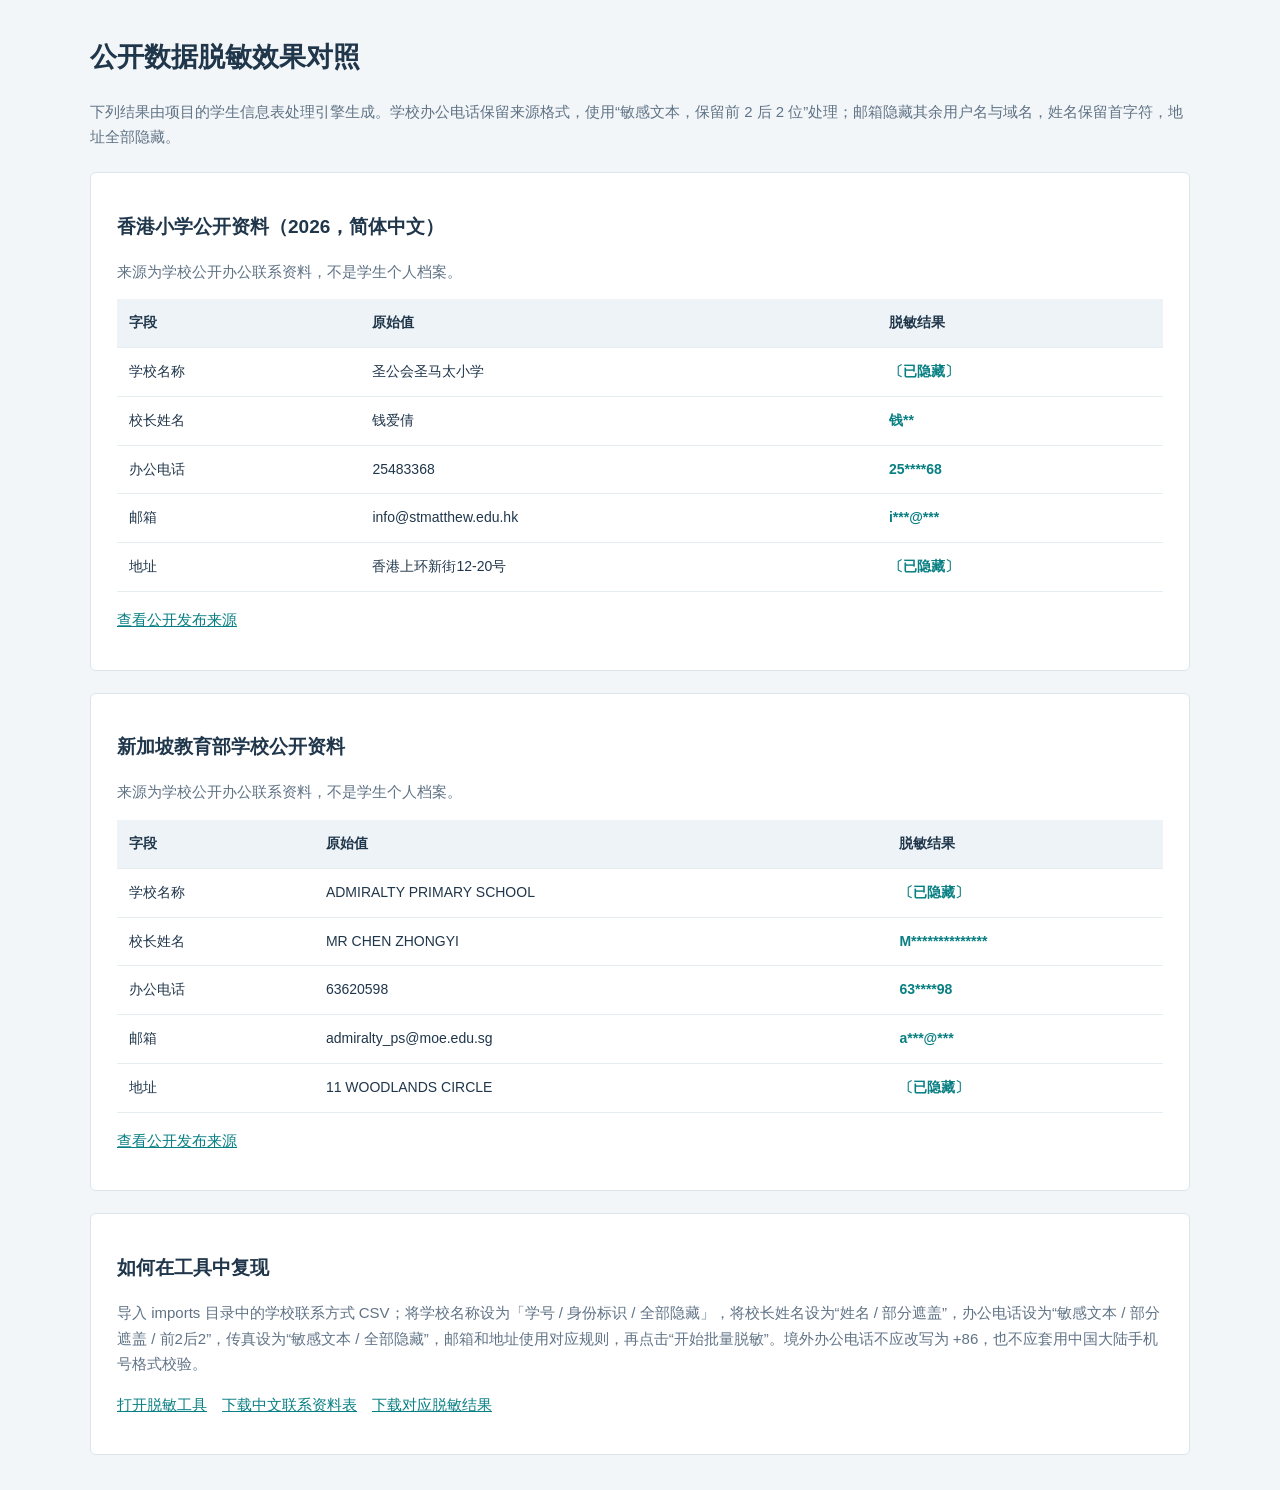
<file: public_data/脱敏效果对照.html>
<!DOCTYPE html><html lang="zh-CN"><meta charset="utf-8"><meta name="viewport" content="width=device-width,initial-scale=1"><title>公开数据脱敏效果对照</title><style>body{font:15px/1.7 "Microsoft YaHei",sans-serif;color:#20364b;background:#f3f6f8;max-width:1100px;margin:35px auto;padding:0 22px}h1{font-size:27px}h2{font-size:19px}p{color:#607386}section{background:white;border:1px solid #dce5eb;padding:22px 26px;margin:22px 0;border-radius:6px}table{border-collapse:collapse;width:100%;font-size:14px}td,th{text-align:left;border-bottom:1px solid #e6edf1;padding:12px;overflow-wrap:anywhere}th{background:#edf3f6}.masked{color:#087f83;font-weight:bold}a{color:#087f83}</style><h1>公开数据脱敏效果对照</h1><p>下列结果由项目的学生信息表处理引擎生成。学校办公电话保留来源格式，使用“敏感文本，保留前 2 后 2 位”处理；邮箱隐藏其余用户名与域名，姓名保留首字符，地址全部隐藏。</p><section><h2>香港小学公开资料（2026，简体中文）</h2><p>来源为学校公开办公联系资料，不是学生个人档案。</p><table><thead><tr><th>字段</th><th>原始值</th><th>脱敏结果</th></tr></thead><tbody><tr><td>学校名称</td><td>圣公会圣马太小学</td><td class="masked">〔已隐藏〕</td></tr><tr><td>校长姓名</td><td>钱爱倩</td><td class="masked">钱**</td></tr><tr><td>办公电话</td><td>25483368</td><td class="masked">25****68</td></tr><tr><td>邮箱</td><td>info@stmatthew.edu.hk</td><td class="masked">i***@***</td></tr><tr><td>地址</td><td>香港上环新街12-20号</td><td class="masked">〔已隐藏〕</td></tr></tbody></table><p><a href="https://data.gov.hk/sc-data/dataset/chsc-chsc-primary-school-profiles/resource/e224100f-daee-43ac-bcf4-89b8a75928d7">查看公开发布来源</a></p></section><section><h2>新加坡教育部学校公开资料</h2><p>来源为学校公开办公联系资料，不是学生个人档案。</p><table><thead><tr><th>字段</th><th>原始值</th><th>脱敏结果</th></tr></thead><tbody><tr><td>学校名称</td><td>ADMIRALTY PRIMARY SCHOOL</td><td class="masked">〔已隐藏〕</td></tr><tr><td>校长姓名</td><td>MR CHEN ZHONGYI</td><td class="masked">M**************</td></tr><tr><td>办公电话</td><td>63620598</td><td class="masked">63****98</td></tr><tr><td>邮箱</td><td>admiralty_ps@moe.edu.sg</td><td class="masked">a***@***</td></tr><tr><td>地址</td><td>11 WOODLANDS CIRCLE   </td><td class="masked">〔已隐藏〕</td></tr></tbody></table><p><a href="https://data.gov.sg/datasets/d_688b934f82c1059ed0a6993d2a829089/view">查看公开发布来源</a></p></section><section><h2>如何在工具中复现</h2><p>导入 imports 目录中的学校联系方式 CSV；将学校名称设为「学号 / 身份标识 / 全部隐藏」，将校长姓名设为“姓名 / 部分遮盖”，办公电话设为“敏感文本 / 部分遮盖 / 前2后2”，传真设为“敏感文本 / 全部隐藏”，邮箱和地址使用对应规则，再点击“开始批量脱敏”。境外办公电话不应改写为 +86，也不应套用中国大陆手机号格式校验。</p><p><a href="../index.html">打开脱敏工具</a>　<a href="imports/01_香港学校公开联系方式.csv" download>下载中文联系资料表</a>　<a href="outputs/01_香港学校公开联系方式_已脱敏.csv" download>下载对应脱敏结果</a></p></section></html>
</file>
